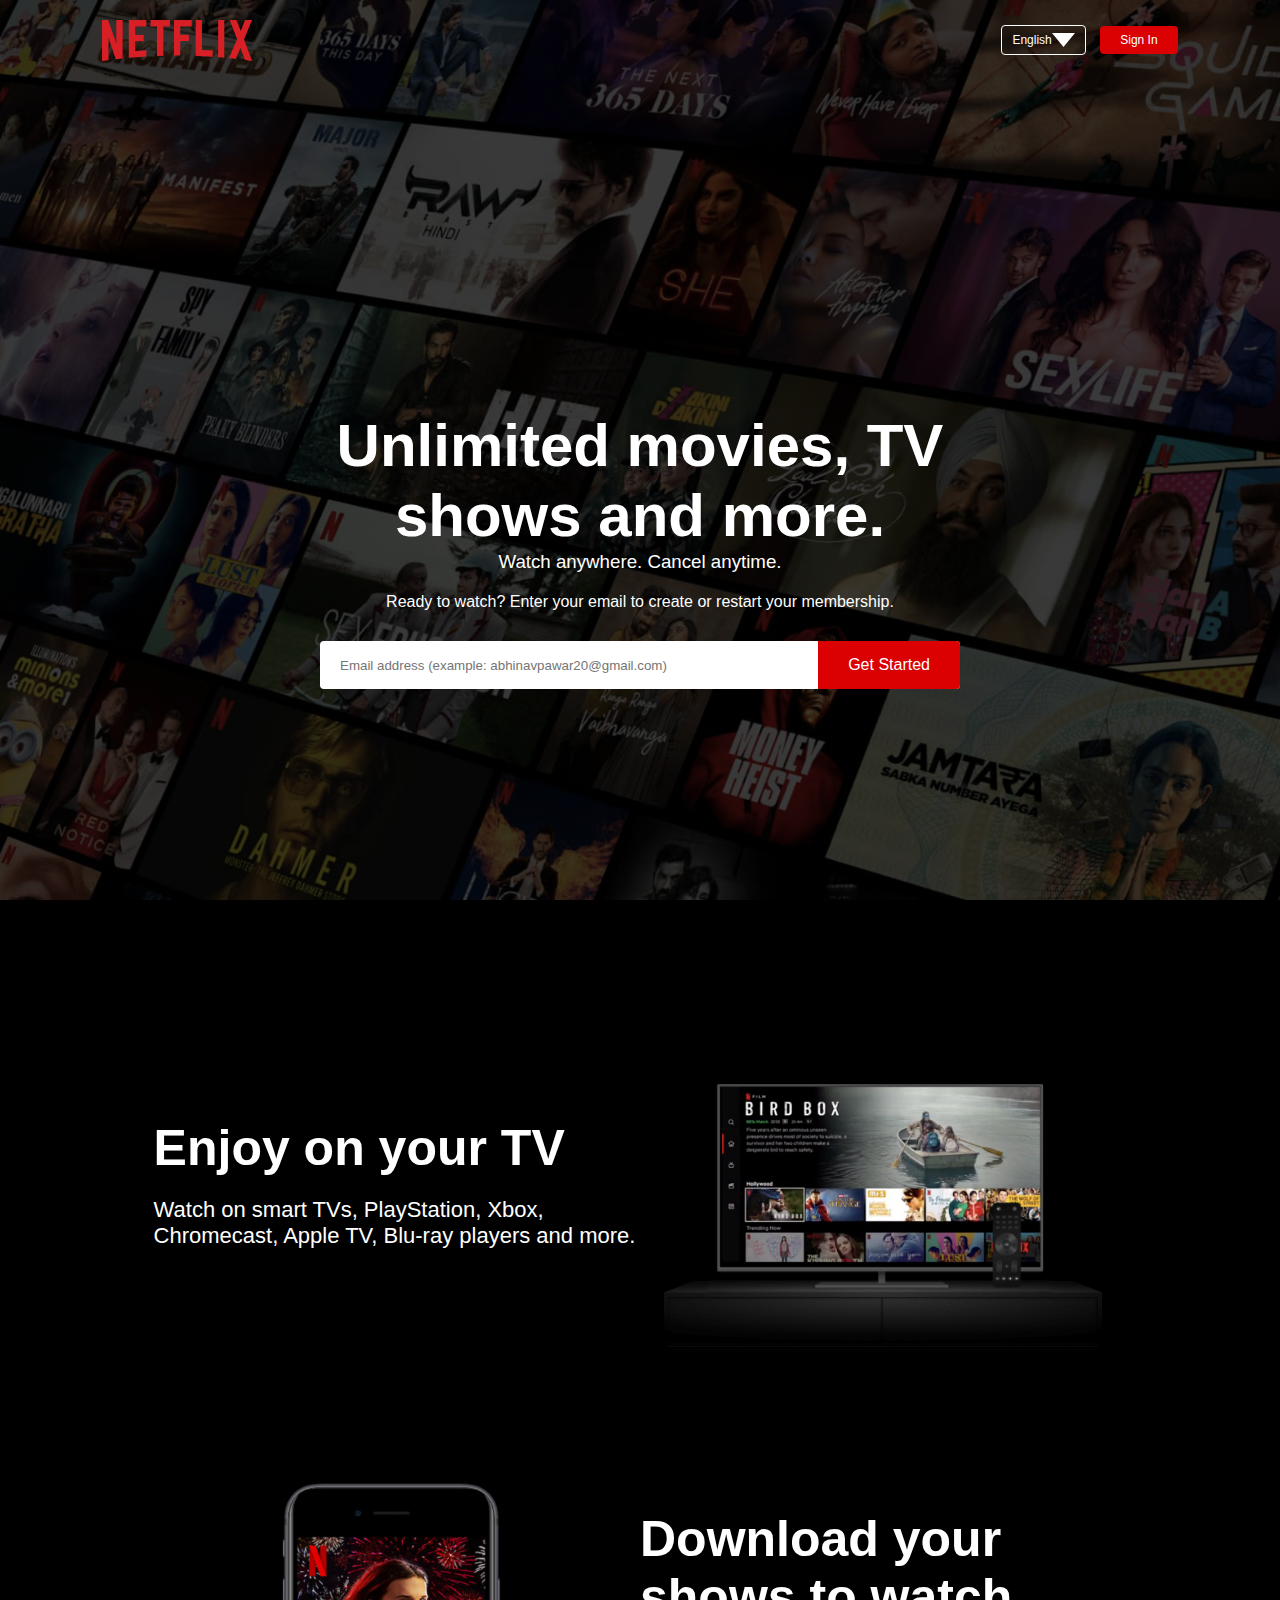
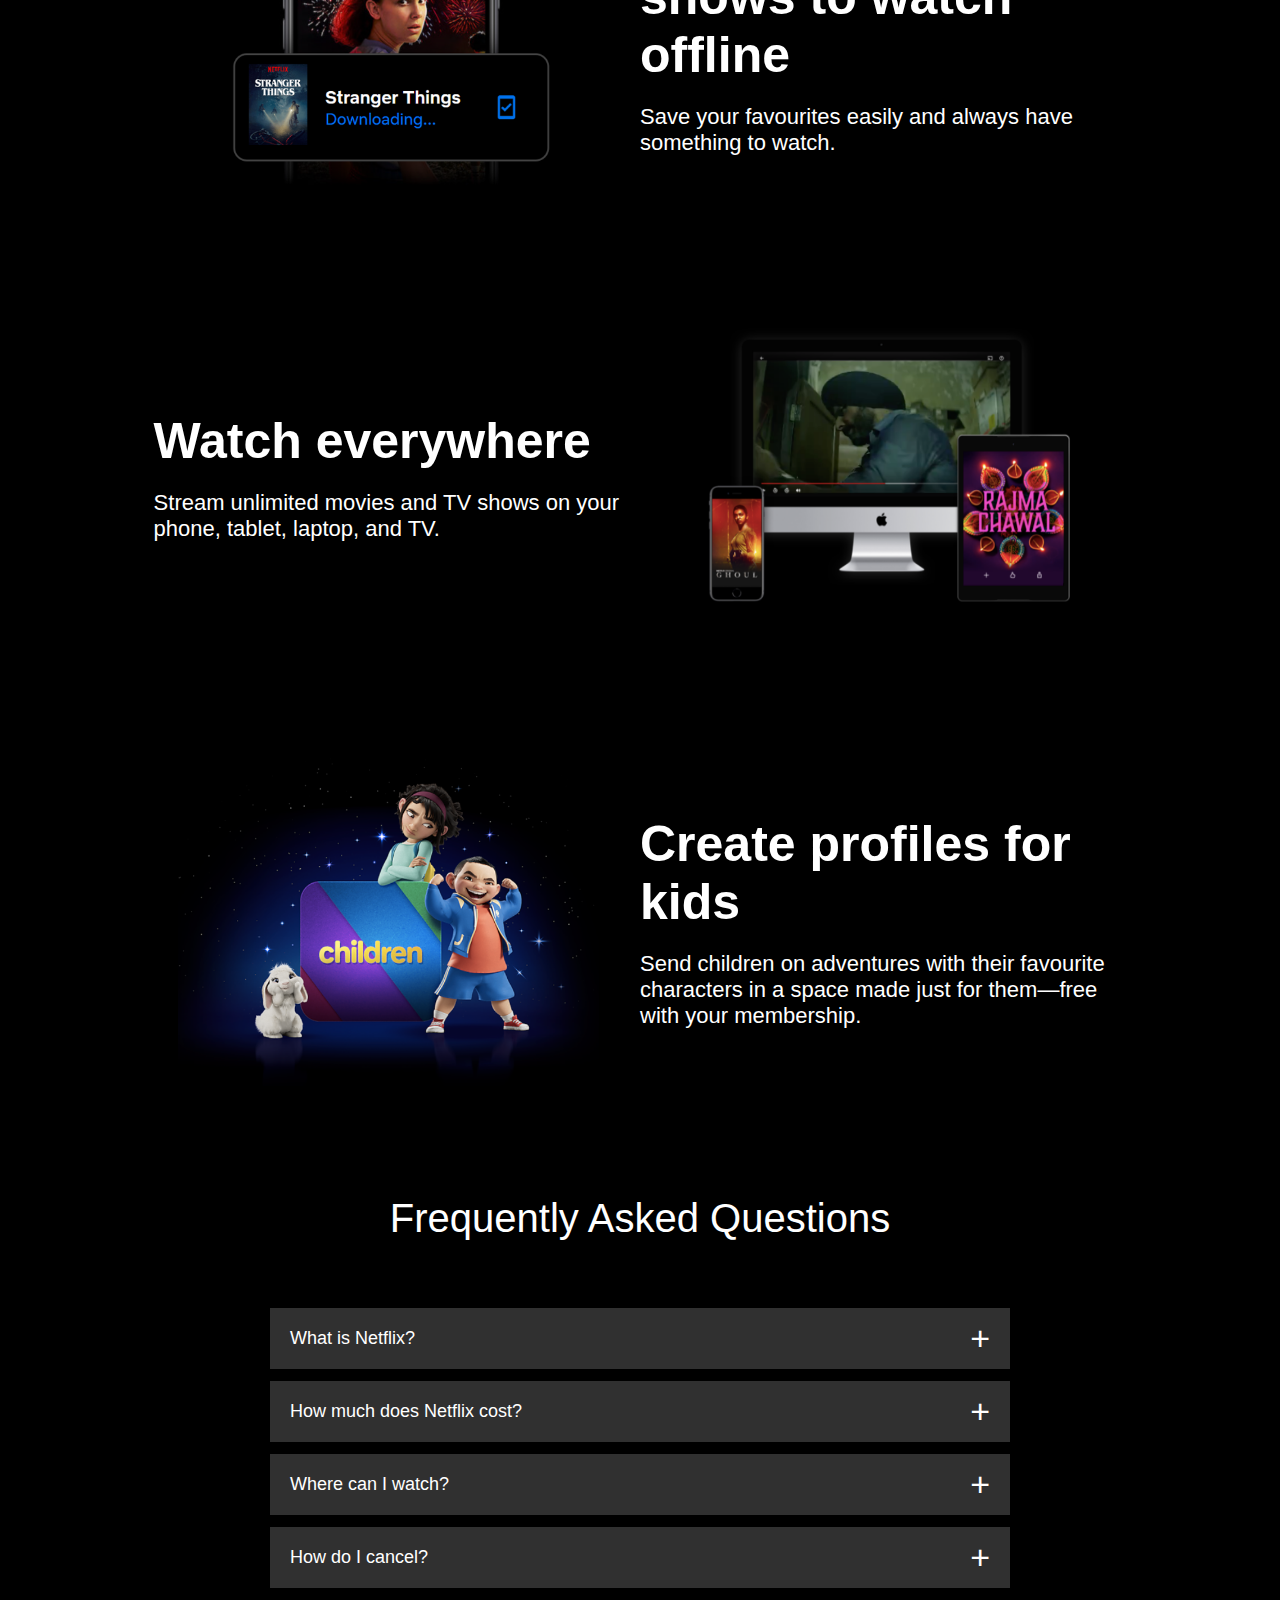
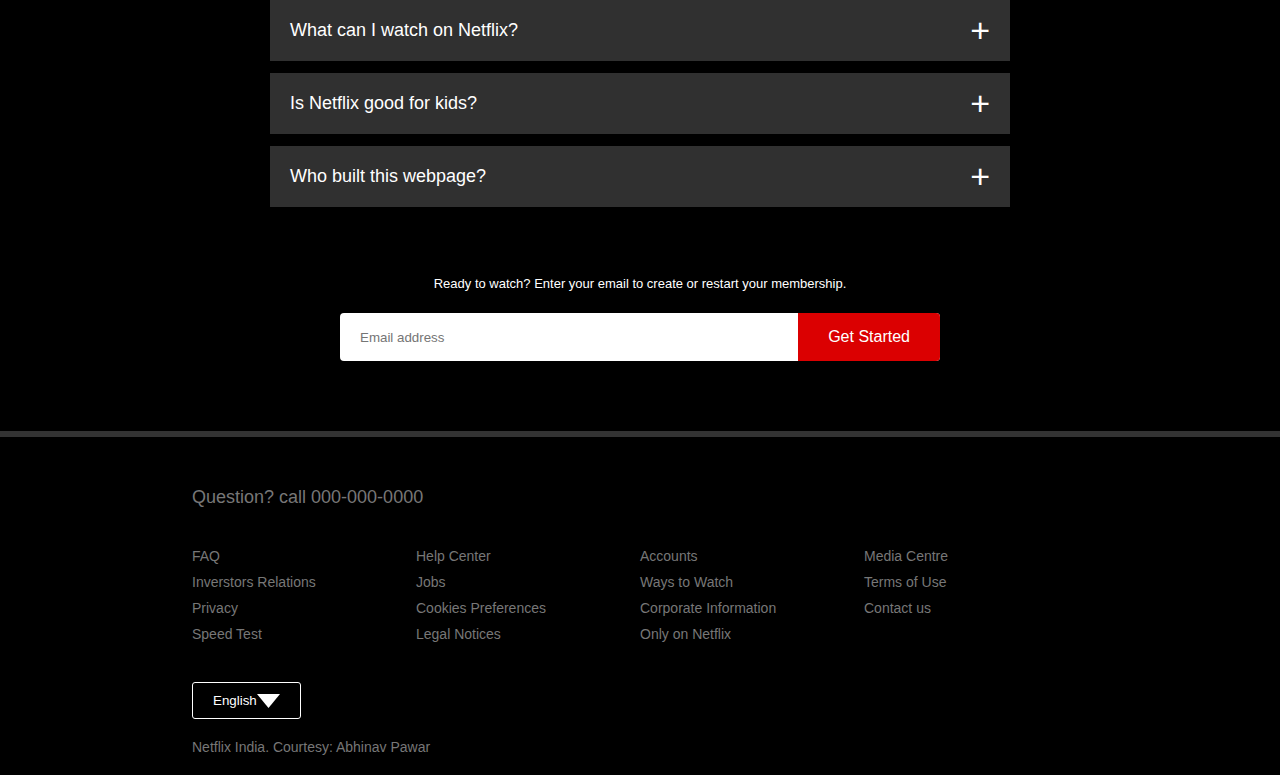
<file: Netflix Homepage/index.html>
<!DOCTYPE html>
<html lang="en">

<head>
    <meta charset="UTF-8">
    <meta name="viewport" content="width=device-width, initial-scale=1.0">
    <title>Netflix</title>
    <link rel="stylesheet" href="style.css">
</head>

<body>

    <div class="header">
        <nav>
            <img src="netflix-img/images/logo.png" class="logo">
            <div>
                <button class="language-btn">English <img src="netflix-img/images/down-icon.png" alt=""></button>
                <button>Sign In</button>
            </div>
        </nav>
        <div class="header-content">
            <h1>Unlimited movies, TV shows and more.</h1>
            <h3>Watch anywhere. Cancel anytime.</h3>
            <p>Ready to watch? Enter your email to create or restart your membership.</p>
            <form class="email-signup">
                <input type="email" placeholder="Email address (example: abhinavpawar20@gmail.com)" required>
                <button type="submit">Get Started</button>
            </form>
        </div>
    </div>

    <div class="features">
        <div class="row">
            <div class="text-col">
                <h2>Enjoy on your TV</h2>
                <p>Watch on smart TVs, PlayStation, Xbox, Chromecast, Apple TV, Blu-ray players and more.</p>
            </div>
            <div class="img-col">
                <img src="netflix-img/images/feature-1.png">
            </div>

        </div>


        <div class="row">
            <div class="img-col">
                <img src="netflix-img/images/feature-2.png">
            </div>
            <div class="text-col">
                <h2>Download your shows to watch offline</h2>
                <p>Save your favourites easily and always have something to watch.</p>
            </div>
        </div>

        <div class="row">
            <div class="text-col">
                <h2>Watch everywhere</h2>
                <p>Stream unlimited movies and TV shows on your phone, tablet, laptop, and TV.</p>
            </div>
            <div class="img-col">
                <img src="netflix-img/images/feature-3.png">
            </div>
        </div>

        <div class="row">
            <div class="img-col">
                <img src="netflix-img/images/feature-4.png">
            </div>
            <div class="text-col">
                <h2>Create profiles for kids</h2>
                <p>Send children on adventures with their favourite characters in a space made just for them—free with
                    your
                    membership.</p>
            </div>

        </div>

    </div>



    <div class="faq">
        <h2>Frequently Asked Questions</h2>
        <ul class="accordion">
            <li>
                <input type="radio" name="accordion" id="first">
                <label for="first">What is Netflix?</label>
                <div class="content">
                    <p>Netflix is a streaming service that offers a wide variety of award-winning TV shows, movies,
                        anime, documentaries and more – on thousands of internet-connected devices.

                        You can watch as much as you want, whenever you want, without a single ad – all for one low
                        monthly price. There's always something new to discover, and new TV shows and movies are added
                        every week!</p>
                </div>
            </li>
            <li>
                <input type="radio" name="accordion" id="second">
                <label for="second">How much does Netflix cost?</label>
                <div class="content">
                    <p>Watch Netflix on your smartphone, tablet, Smart TV, laptop, or streaming device, all for one
                        fixed monthly fee. Plans range from ₹ 149 to ₹ 649 a month. No extra costs, no contracts.</p>
                </div>
            </li>
            <li>
                <input type="radio" name="accordion" id="third">
                <label for="third">Where can I watch?</label>
                <div class="content">
                    <p>Watch anywhere, anytime. Sign in with your Netflix account to watch instantly on the web at
                        netflix.com from your personal computer or on any internet-connected device that offers the
                        Netflix app, including smart TVs, smartphones, tablets, streaming media players and game
                        consoles.

                        You can also download your favourite shows with the iOS, Android, or Windows 10 app. Use
                        downloads to watch while you're on the go and without an internet connection. Take Netflix with
                        you anywhere.</p>
                </div>
            </li>
            <li>
                <input type="radio" name="accordion" id="fourth">
                <label for="fourth">How do I cancel?
                </label>
                <div class="content">
                    <p>Netflix is flexible. There are no annoying contracts and no commitments. You can easily cancel
                        your account online in two clicks. There are no cancellation fees – start or stop your account
                        anytime.</p>
                </div>
            </li>
            <li>
                <input type="radio" name="accordion" id="fifth">
                <label for="fifth">What can I watch on Netflix?</label>
                <div class="content">
                    <p>Netflix has an extensive library of feature films, documentaries, TV shows, anime, award-winning
                        Netflix originals, and more. Watch as much as you want, anytime you want.</p>
                </div>
            </li>
            <li>
                <input type="radio" name="accordion" id="sixth">
                <label for="sixth">Is Netflix good for kids?</label>
                <div class="content">
                    <p>The Netflix Kids experience is included in your membership to give parents control while kids
                        enjoy family-friendly TV shows and films in their own space.

                        Kids profiles come with PIN-protected parental controls that let you restrict the maturity
                        rating of content kids can watch and block specific titles you don’t want kids to see.</p>
                </div>
            </li>
            <li>
                <input type="radio" name="accordion" id="seventh">
                <label for="seventh">Who built this webpage?</label>
                <div class="content">
                    <p>This webpage was built by Abhinav Pawar. He is a student of KLE Technological University, Hubballi. 
                        This was a part of task submission for Internship in Web development for Bharat Intern.</p>
                </div>
            </li>
        </ul>
        <small>Ready to watch? Enter your email to create or restart your membership.</small>
        <form class="email-signup">
            <input type="email" placeholder="Email address" required>
            <button type="submit">Get Started</button>
        </form>
    </div>

    <div class="footer">
        <h2>Question? call 000-000-0000</h2>

        <div class="row">
            <div class="col">
                <a href="#">FAQ</a>
                <a href="#">Inverstors Relations</a>
                <a href="#">Privacy</a>
                <a href="#">Speed Test</a>
            </div>
            <div class="col">
                <a href="#">Help Center</a>
                <a href="#">Jobs</a>
                <a href="#">Cookies Preferences</a>
                <a href="#">Legal Notices</a>
            </div>
            <div class="col">
                <a href="#">Accounts</a>
                <a href="#">Ways to Watch</a>
                <a href="#">Corporate Information</a>
                <a href="#">Only on Netflix</a>
            </div>
            <div class="col">
                <a href="#">Media Centre</a>
                <a href="#">Terms of Use</a>
                <a href="#">Contact us</a>
            </div>
        </div>
        <button class="language-btn">English <img src="netflix-img/images/down-icon.png" alt=""></button>
        <p class="copyright-txt">Netflix India. Courtesy: Abhinav Pawar</p>
    </div>
</body>

</html>
</file>
<file: Netflix Homepage/style.css>
* {
    margin: 0;
    padding: 0;
    font-family: 'Poppins', sans-serif;
    box-sizing: border-box;
}

body {
    background: #000;
    color: #fff;
}

.header {
    width: 100%;
    height: 100vh;
    background-image: linear-gradient(rgba(0, 0, 0, 0.7), rgba(0, 0, 0, 0.7)), url(netflix-img/images/header-image.png);
    background-size: cover;
    background-position: center;
    padding: 10px 8%;
    position: relative;
}

nav {
    display: flex;
    align-items: center;
    justify-content: space-between;
    padding: 10px 0;
}

.logo {
    width: 150px;
    cursor: pointer;
}

nav button {
    border: 0;
    outline: 0;
    background: #db0001;
    color: #fff;
    padding: 7px 20px;
    font-size: 12px;
    border-radius: 4px;
    margin-left: 10px;
    cursor: pointer;
}

.language-btn {
    display: inline-flex;
    align-items: center;
    background: transparent;
    border: 1px solid #fff;
    padding: 7px 10px;
}

language-btn img {
    width: 10px;
    margin-left: 10px;
}

.header-content {
    position: absolute;
    top: 50%;
    left: 50%;
    transform: translate(-50%, -50%);
    text-align: center;
    margin-top: 100px;
}

.header-content h1 {
    font-size: 60px;
    line-height: 70px;
    font-weight: 600;
    max-width: 650px;
}

.header-content h3 {
    font-weight: 400;
    margin-bottom: 20px;
}

.email-signup {
    background: #fff;
    border-radius: 4px;
    display: flex;
    align-items: center;
    margin-top: 30px;
    overflow: hidden;
}

.email-signup input {
    flex: 1;
    border: 0;
    outline: 0;
    margin-left: 20px;
}

.email-signup button {
    background: #db0001;
    border: 0;
    outline: 0;
    color: #fff;
    font-size: 16px;
    cursor: pointer;
    padding: 15px 30px;
}

/*----------------features---------------*/


.features {
    padding: 50px 12%;
    font-size: 22px;
}

.row {
    display: flex;
    width: 100%;
    align-items: center;
    flex-wrap: wrap;
    padding: 50px 0;
}

.text-col {
    flex-basis: 50%;
    margin-top: 20px;
}

.img-col {
    flex-basis: 50%;
    margin-top: 20px;
}

.img-col img {
    display: block;
    width: 90%;
    margin: auto;
}

.features h2 {
    font-size: 50px;
    font-weight: 600;
    margin-bottom: 20px;
}




/*-----------FAQ---------------*/

.faq {
    padding: 10px 12%;
    text-align: center;
    font-size: 18px;
}

.faq h2 {
    font-weight: 500;
    font-size: 40px;
}

.accordion {
    margin: 60px auto;
    width: 100%;
    max-width: 750px;
}

.accordion li {
    list-style: none;
    width: 100%;
    padding: 5px;
}

.accordion li label {
    display: flex;
    align-items: center;
    padding: 20px;
    font-size: 18px;
    font-weight: 500;
    background: #303030;
    margin-top: 2px;
    cursor: pointer;
    position: relative;
}

label::after {
    content: '+';
    font-size: 34px;
    position: absolute;
    right: 20px;
    transition: transform 0.5s;
}

input[type="radio"] {
    display: none;
}

.accordion .content {
    background: #303030;
    text-align: left;
    padding: 0 20px;
    max-height: 0;
    overflow: hidden;
    transition: max-height 0.5s, padding 0.5s;
}

.accordion input[type="radio"]:checked+label+.content {
    max-height: 600px;
    padding: 30px 20px;
}

.accordion input[type="radio"]:checked+label::after {
    transform: rotate(135deg);
}

.faq .email-signup {
    max-width: 600px;
    margin: 20px auto 60px;
}

.faq small {
    font-size: 13px;
}


/*----------footer---------*/

.footer {
    padding: 50px 15% 10px;
    border-top: 6px solid#333;
    color: #777;
}

.footer h2 {
    font-size: 18px;
    font-weight: 400;
    margin-bottom: 30px;
}

.footer .col {
    flex-basis: 25%;
    flex-grow: 1;
    margin-bottom: 20px;
}

.footer .col a {
    display: block;
    text-decoration: none;
    color: #777;
    font-size: 14px;
    margin-bottom: 10px;
}

.footer .row {
    align-items: flex-start;
    padding: 10px 0;
}

.footer .language-btn {
    color: #fff;
    padding: 10px 20px;
    border-radius: 3px;
}

.copyright-txt {
    font-size: 14px;
    margin-top: 20px;
    margin-bottom: 10px;
}

/*-----------media--------*/

@media only screen and (max-width:600px) {
    .logo {
        width: 100px;
    }

    nav button {
        padding: 5px 10px;
    }

    nav .language-btn {
        padding: 4px 8px;
    }

    .header-content {
        position: unset;
        transform: none;
        padding-top: 150px;

    }

    .header-content h1 {
        font-size: 30px;
    }

    .email-signup button {
        font-size: 12px;
        padding: 10px 15px;
    }

    .text-col,
    .img-col {
        flex-basis: 100%;
    }

    .features h2 {
        font-size: 30px;
    }

    .features p {
        font-size: 15px;
    }

    .row:nth-child(2),
    .row:nth-child(4) {
        flex-direction: column-reverse;
    }

    .features .row {
        padding: 10px 0;
    }

    .faq h2 {
        font-size: 20px;

    }

    .accordion .content {
        font-size: 14px;

    }

    .accordion li label {
        padding: 10px;
        font-size: 10px;
    }

    label ::after {
        font-size: 22px;

    }

}
</file>
